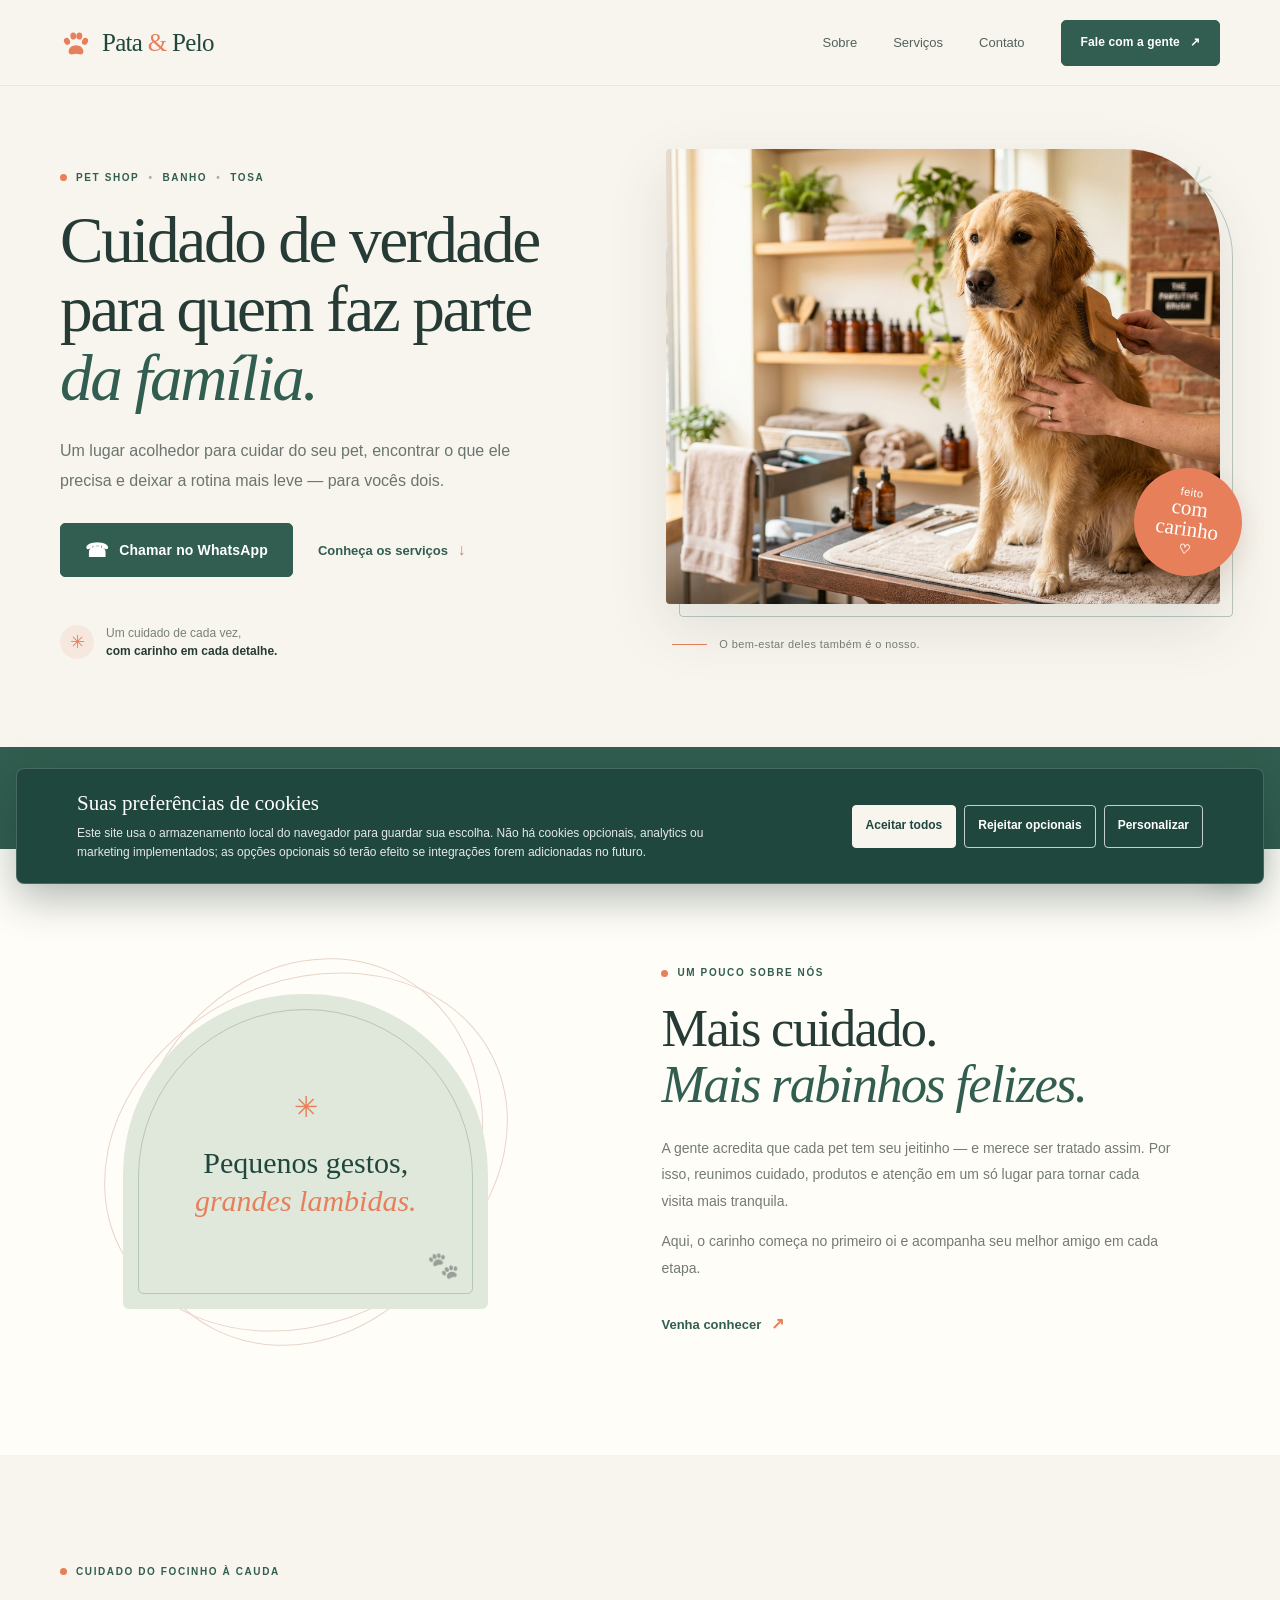
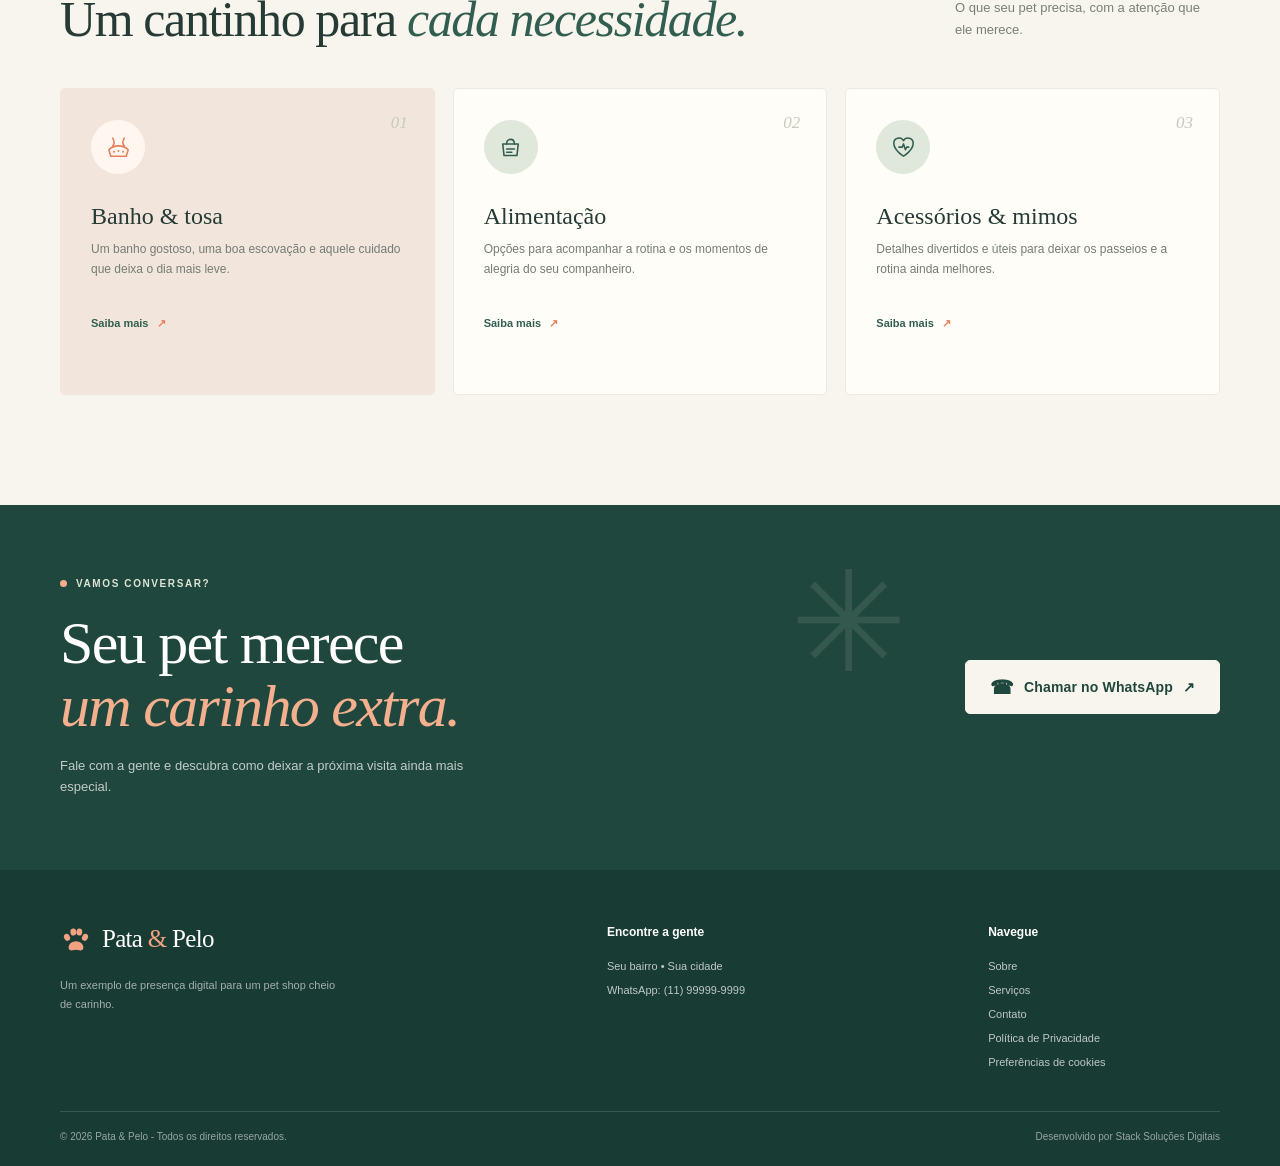
<file: index.html>
<!doctype html>
<html lang="pt-BR">
<head>
  <meta charset="utf-8">
  <meta name="viewport" content="width=device-width, initial-scale=1">
  <meta name="description" content="Um exemplo de site para pet shop, com apresentação, serviços e contato rápido pelo WhatsApp.">
  <meta name="theme-color" content="#f8f5ee">
  <title>Pata &amp; Pelo | Cuidado para quem faz parte da família</title>
  <link rel="preload" as="image" href="assets/petshop-hero.png" type="image/png">
  <link rel="stylesheet" href="styles.css">
  <script src="script.js" defer></script>
</head>
<body>
  <a class="skip-link" href="#conteudo">Pular para o conteúdo</a>
  <header class="site-header">
    <div class="container header-inner">
      <a class="brand" href="#inicio" aria-label="Pata & Pelo — início">
        <span class="brand-mark" aria-hidden="true">
          <svg viewBox="0 0 48 48" fill="none"><path d="M24 27.5c-5.9 0-11.1 4.4-11.1 9.1 0 3.4 2.7 5.3 6.5 4.4 1.7-.4 3-.9 4.6-.9s2.9.5 4.6.9c3.8.9 6.5-1 6.5-4.4 0-4.7-5.2-9.1-11.1-9.1Z" fill="currentColor"/><ellipse cx="10.5" cy="21.5" rx="4.4" ry="5.4" transform="rotate(-24 10.5 21.5)" fill="currentColor"/><ellipse cx="20" cy="13.5" rx="4.4" ry="5.4" transform="rotate(-8 20 13.5)" fill="currentColor"/><ellipse cx="29" cy="13.5" rx="4.4" ry="5.4" transform="rotate(8 29 13.5)" fill="currentColor"/><ellipse cx="37.5" cy="21.5" rx="4.4" ry="5.4" transform="rotate(24 37.5 21.5)" fill="currentColor"/></svg>
        </span>
        <span class="brand-name">Pata <i>&amp;</i> Pelo</span>
      </a>
      <button class="menu-toggle" type="button" aria-label="Abrir menu" aria-expanded="false" aria-controls="main-nav">
        <span></span><span></span>
      </button>
      <nav class="main-nav" id="main-nav" aria-label="Navegação principal">
        <a href="#sobre">Sobre</a>
        <a href="#servicos">Serviços</a>
        <a href="#contato">Contato</a>
        <a class="button button-small" href="https://wa.me/5511999999999?text=Ol%C3%A1%21%20Quero%20saber%20mais%20sobre%20o%20pet%20shop." target="_blank" rel="noopener">Fale com a gente <span aria-hidden="true">↗</span></a>
      </nav>
    </div>
  </header>

  <main id="conteudo" tabindex="-1">
    <section class="hero" id="inicio">
      <div class="container hero-grid">
        <div class="hero-copy">
          <p class="eyebrow"><span class="eyebrow-dot"></span> PET SHOP <span class="eyebrow-sep">•</span> BANHO <span class="eyebrow-sep">•</span> TOSA</p>
          <h1>Cuidado de verdade para quem faz parte <em>da família.</em></h1>
          <p class="hero-text">Um lugar acolhedor para cuidar do seu pet, encontrar o que ele precisa e deixar a rotina mais leve — para vocês dois.</p>
          <div class="hero-actions">
            <a class="button" href="https://wa.me/5511999999999?text=Ol%C3%A1%21%20Quero%20conhecer%20o%20pet%20shop." target="_blank" rel="noopener"><span class="wa-icon" aria-hidden="true">☎</span> Chamar no WhatsApp</a>
            <a class="text-link" href="#servicos">Conheça os serviços <span aria-hidden="true">↓</span></a>
          </div>
          <div class="hero-note"><span class="note-icon" aria-hidden="true">✳︎</span><span>Um cuidado de cada vez,<br><strong>com carinho em cada detalhe.</strong></span></div>
        </div>
        <div class="hero-visual">
          <div class="hero-image-wrap">
            <img class="hero-image" src="assets/petshop-hero.png" alt="Cão dourado recebendo carinho durante a escovação em um pet shop" width="1376" height="768" fetchpriority="high">
            <span class="image-stamp" aria-hidden="true"><span>feito</span><strong>com<br>carinho</strong><b>♡</b></span>
          </div>
          <div class="hero-caption"><span class="caption-line"></span><span>O bem-estar deles também é o nosso.</span></div>
        </div>
      </div>
      <div class="hero-decoration" aria-hidden="true">✳︎</div>
    </section>

    <section class="promise-strip" aria-label="O que você encontra">
      <div class="container promise-grid">
        <div class="promise-item"><span class="promise-icon" aria-hidden="true">01</span><div><strong>Banho &amp; tosa</strong><span>Um momento de cuidado</span></div></div>
        <div class="promise-item"><span class="promise-icon" aria-hidden="true">02</span><div><strong>Produtos pet</strong><span>Para o dia a dia</span></div></div>
        <div class="promise-item"><span class="promise-icon" aria-hidden="true">03</span><div><strong>Atendimento próximo</strong><span>Para você e seu companheiro</span></div></div>
      </div>
    </section>

    <section class="about section-pad" id="sobre">
      <div class="container about-grid">
        <div class="about-visual" aria-hidden="true">
          <div class="about-card"><span class="about-spark">✳︎</span><p>Pequenos gestos,<br><em>grandes lambidas.</em></p><span class="about-paw">🐾</span></div>
          <span class="about-orbit orbit-one"></span><span class="about-orbit orbit-two"></span>
        </div>
        <div class="about-copy">
          <p class="eyebrow"><span class="eyebrow-dot"></span> UM POUCO SOBRE NÓS</p>
          <h2>Mais cuidado.<br><em>Mais rabinhos felizes.</em></h2>
          <p class="body-copy">A gente acredita que cada pet tem seu jeitinho — e merece ser tratado assim. Por isso, reunimos cuidado, produtos e atenção em um só lugar para tornar cada visita mais tranquila.</p>
          <p class="body-copy">Aqui, o carinho começa no primeiro oi e acompanha seu melhor amigo em cada etapa.</p>
          <a class="text-link dark-link" href="#contato">Venha conhecer <span aria-hidden="true">↗</span></a>
        </div>
      </div>
    </section>

    <section class="services section-pad" id="servicos">
      <div class="container">
        <div class="section-heading">
          <div><p class="eyebrow"><span class="eyebrow-dot"></span> CUIDADO DO FOCINHO À CAUDA</p><h2>Um cantinho para <em>cada necessidade.</em></h2></div>
          <p class="heading-note">O que seu pet precisa, com a atenção que ele merece.</p>
        </div>
        <div class="service-grid">
          <article class="service-card service-card-featured">
            <span class="card-number">01</span><div class="service-icon" aria-hidden="true"><svg viewBox="0 0 48 48" fill="none"><path d="M15 11c3 5 3 9 0 12m18-12c-3 5-3 9 0 12M9 29c4-4 9-6 15-6s11 2 15 6l-3 10H12L9 29Z" stroke="currentColor" stroke-width="2.4" stroke-linecap="round" stroke-linejoin="round"/><path d="M17 32h.01M24 31h.01M31 32h.01" stroke="currentColor" stroke-width="3" stroke-linecap="round"/></svg></div>
            <h3>Banho &amp; tosa</h3><p>Um banho gostoso, uma boa escovação e aquele cuidado que deixa o dia mais leve.</p><a href="https://wa.me/5511999999999?text=Ol%C3%A1%21%20Tenho%20interesse%20em%20banho%20e%20tosa." target="_blank" rel="noopener">Saiba mais <span aria-hidden="true">↗</span></a>
          </article>
          <article class="service-card">
            <span class="card-number">02</span><div class="service-icon" aria-hidden="true"><svg viewBox="0 0 48 48" fill="none"><path d="M12 20h24l-2 18H14l-2-18Z" stroke="currentColor" stroke-width="2.4" stroke-linejoin="round"/><path d="M18 20c0-4 2.4-7 6-7s6 3 6 7M18 28h12M18 33h8" stroke="currentColor" stroke-width="2.4" stroke-linecap="round"/></svg></div>
            <h3>Alimentação</h3><p>Opções para acompanhar a rotina e os momentos de alegria do seu companheiro.</p><a href="https://wa.me/5511999999999?text=Ol%C3%A1%21%20Quero%20saber%20sobre%20alimenta%C3%A7%C3%A3o%20pet." target="_blank" rel="noopener">Saiba mais <span aria-hidden="true">↗</span></a>
          </article>
          <article class="service-card">
            <span class="card-number">03</span><div class="service-icon" aria-hidden="true"><svg viewBox="0 0 48 48" fill="none"><path d="M24 39s-15-9-15-20a8 8 0 0 1 15-4 8 8 0 0 1 15 4c0 11-15 20-15 20Z" stroke="currentColor" stroke-width="2.4" stroke-linejoin="round"/><path d="M17 25h5l2-5 3 9 2-4h3" stroke="currentColor" stroke-width="2.4" stroke-linecap="round" stroke-linejoin="round"/></svg></div>
            <h3>Acessórios &amp; mimos</h3><p>Detalhes divertidos e úteis para deixar os passeios e a rotina ainda melhores.</p><a href="https://wa.me/5511999999999?text=Ol%C3%A1%21%20Quero%20conhecer%20os%20acess%C3%B3rios%20e%20produtos." target="_blank" rel="noopener">Saiba mais <span aria-hidden="true">↗</span></a>
          </article>
    </section>

    <section class="contact-band" id="contato">
      <div class="container contact-inner">
        <div><p class="eyebrow light-eyebrow"><span class="eyebrow-dot"></span> VAMOS CONVERSAR?</p><h2>Seu pet merece<br><em>um carinho extra.</em></h2><p>Fale com a gente e descubra como deixar a próxima visita ainda mais especial.</p></div>
        <a class="button button-light" href="https://wa.me/5511999999999?text=Ol%C3%A1%21%20Quero%20saber%20mais%20sobre%20o%20pet%20shop." target="_blank" rel="noopener"><span class="wa-icon" aria-hidden="true">☎</span> Chamar no WhatsApp <span aria-hidden="true">↗</span></a>
        <span class="contact-doodle" aria-hidden="true">✳︎</span>
      </div>
    </section>
  </main>

  <footer class="site-footer">
    <div class="container footer-main">
      <div class="footer-brand"><a class="brand brand-light" href="#inicio"><span class="brand-mark" aria-hidden="true"><svg viewBox="0 0 48 48" fill="none"><path d="M24 27.5c-5.9 0-11.1 4.4-11.1 9.1 0 3.4 2.7 5.3 6.5 4.4 1.7-.4 3-.9 4.6-.9s2.9.5 4.6.9c3.8.9 6.5-1 6.5-4.4 0-4.7-5.2-9.1-11.1-9.1Z" fill="currentColor"/><ellipse cx="10.5" cy="21.5" rx="4.4" ry="5.4" transform="rotate(-24 10.5 21.5)" fill="currentColor"/><ellipse cx="20" cy="13.5" rx="4.4" ry="5.4" transform="rotate(-8 20 13.5)" fill="currentColor"/><ellipse cx="29" cy="13.5" rx="4.4" ry="5.4" transform="rotate(8 29 13.5)" fill="currentColor"/><ellipse cx="37.5" cy="21.5" rx="4.4" ry="5.4" transform="rotate(24 37.5 21.5)" fill="currentColor"/></svg></span><span class="brand-name">Pata <i>&amp;</i> Pelo</span></a><p>Um exemplo de presença digital para um pet shop cheio de carinho.</p></div>
      <div class="footer-info"><strong>Encontre a gente</strong><span>Seu bairro • Sua cidade</span><span>WhatsApp: (11) 99999-9999</span></div>
      <div class="footer-links"><strong>Navegue</strong><a href="#sobre">Sobre</a><a href="#servicos">Serviços</a><a href="#contato">Contato</a><a href="politica-privacidade.html">Política de Privacidade</a><button class="footer-preferences" type="button" data-open-cookie-preferences>Preferências de cookies</button></div>
    </div>
    <div class="container footer-bottom"><span>© <span id="current-year"></span> Pata &amp; Pelo - Todos os direitos reservados.</span><span class="demo-disclaimer">Desenvolvido por <a href="https://www.soustack.com.br/">Stack Soluções Digitais</a></span></div>
  </footer>

  <a class="floating-contact" href="https://wa.me/5511999999999?text=Ol%C3%A1%21%20Quero%20saber%20mais%20sobre%20o%20pet%20shop." target="_blank" rel="noopener" aria-label="Falar pelo WhatsApp"><span aria-hidden="true">☎</span></a>

  <section class="cookie-banner" id="cookie-banner" aria-labelledby="cookie-banner-title" aria-describedby="cookie-banner-description" hidden>
    <div class="cookie-banner-copy">
      <h2 id="cookie-banner-title">Suas preferências de cookies</h2>
      <p id="cookie-banner-description">Este site usa o armazenamento local do navegador para guardar sua escolha. Não há cookies opcionais, analytics ou marketing implementados; as opções opcionais só terão efeito se integrações forem adicionadas no futuro.</p>
      <p class="cookie-status" id="cookie-status" role="status" aria-live="polite"></p>
    </div>
    <div class="cookie-banner-actions">
      <button class="cookie-button cookie-button-primary" type="button" data-cookie-choice="accept">Aceitar todos</button>
      <button class="cookie-button" type="button" data-cookie-choice="reject">Rejeitar opcionais</button>
      <button class="cookie-button" type="button" data-open-cookie-preferences>Personalizar</button>
    </div>
  </section>

  <dialog class="cookie-dialog" id="cookie-preferences" aria-labelledby="cookie-dialog-title" aria-describedby="cookie-dialog-description">
    <form class="cookie-dialog-content" id="cookie-preferences-form">
      <h2 id="cookie-dialog-title">Personalizar preferências</h2>
      <p id="cookie-dialog-description">Escolha suas categorias opcionais. Neste momento, este site não carrega tecnologias analíticas nem de marketing.</p>
      <p class="cookie-status" id="cookie-dialog-status" role="status" aria-live="polite"></p>
      <fieldset class="cookie-categories">
        <legend>Categorias de cookies</legend>
        <label class="cookie-category">
          <input type="checkbox" checked disabled>
          <span><strong>Estritamente necessários</strong><small>Usados para salvar e respeitar sua escolha. Sempre ativos.</small></span>
          <span class="cookie-always-on">Sempre ativo</span>
        </label>
        <label class="cookie-category">
          <input type="checkbox" name="analytics">
          <span><strong>Analíticos</strong><small>Reservado para integrações futuras; nenhuma está ativa.</small></span>
        </label>
        <label class="cookie-category">
          <input type="checkbox" name="marketing">
          <span><strong>Marketing</strong><small>Reservado para integrações futuras; nenhuma está ativa.</small></span>
        </label>
      </fieldset>
      <div class="cookie-dialog-actions">
        <button class="cookie-button" type="button" data-close-cookie-preferences>Cancelar</button>
        <button class="cookie-button cookie-button-primary" type="submit">Salvar preferências</button>
      </div>
    </form>
  </dialog>
</body>
</html>
</file>
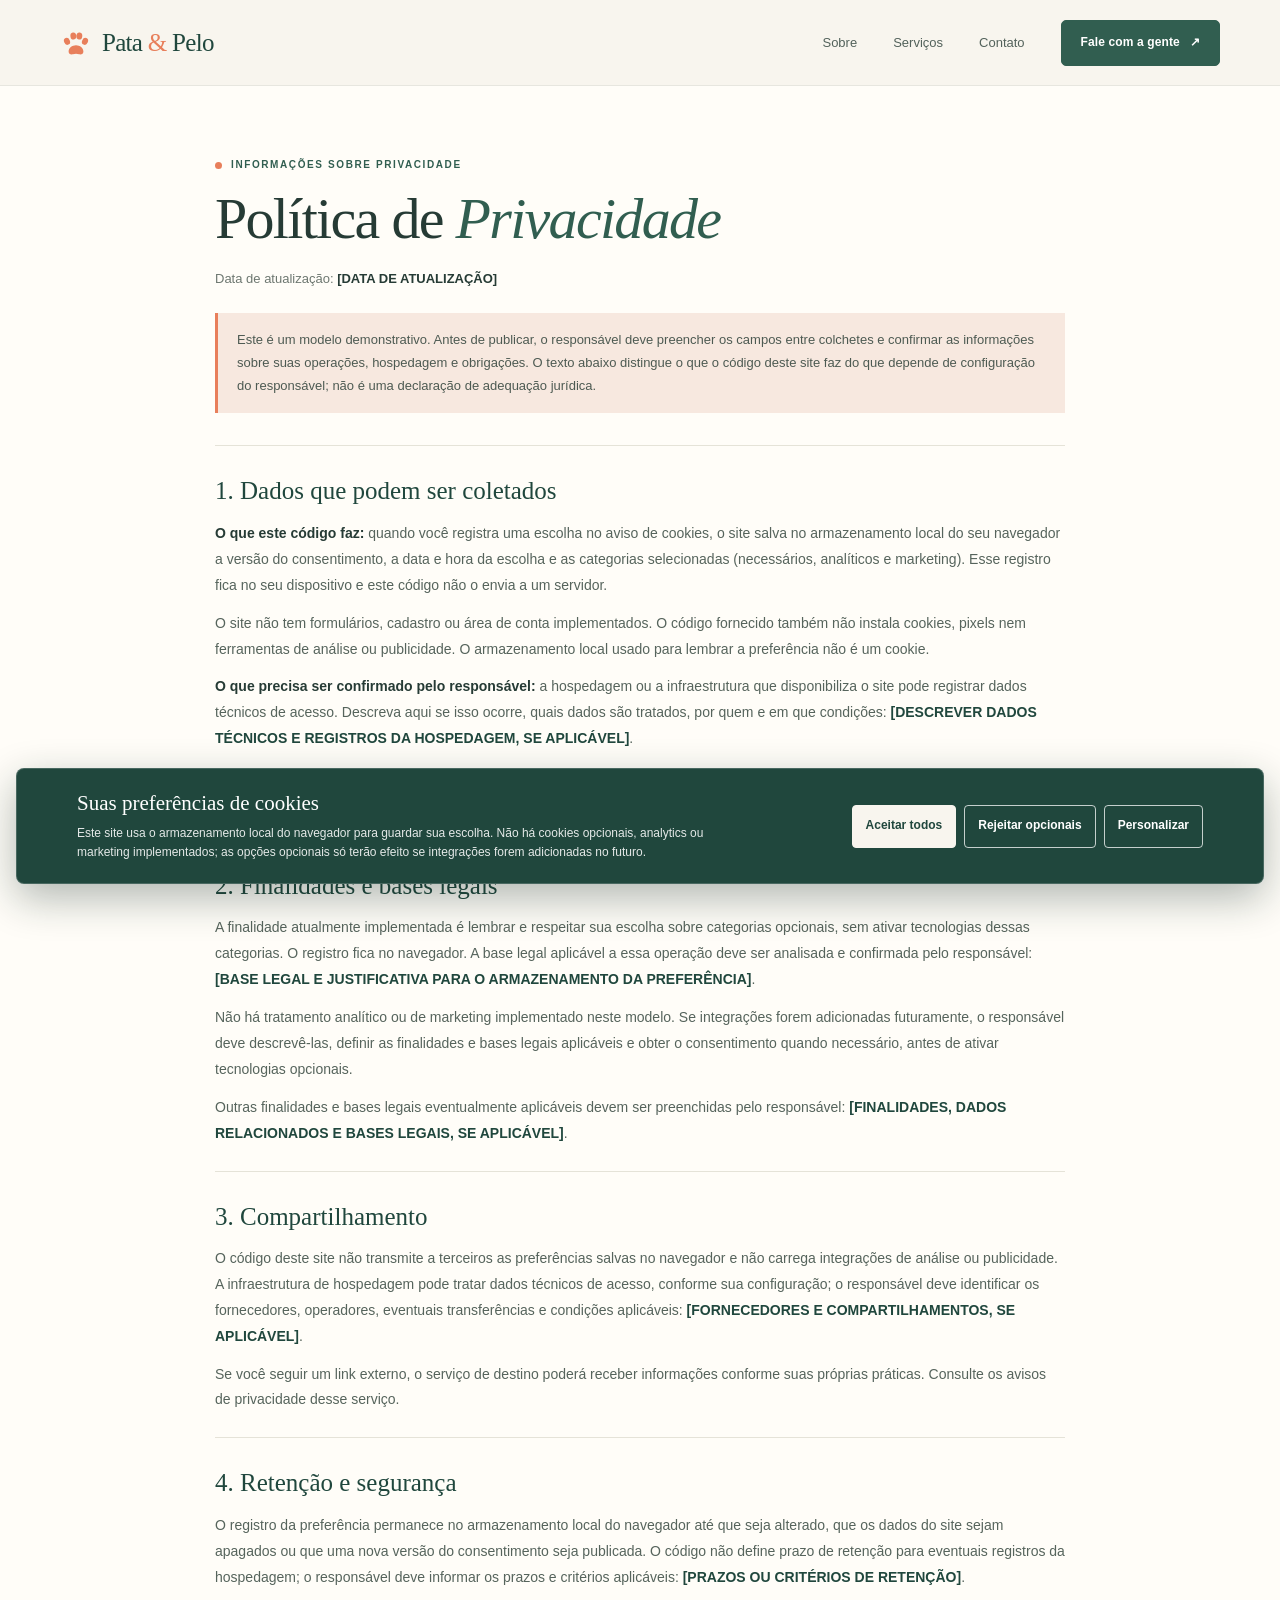
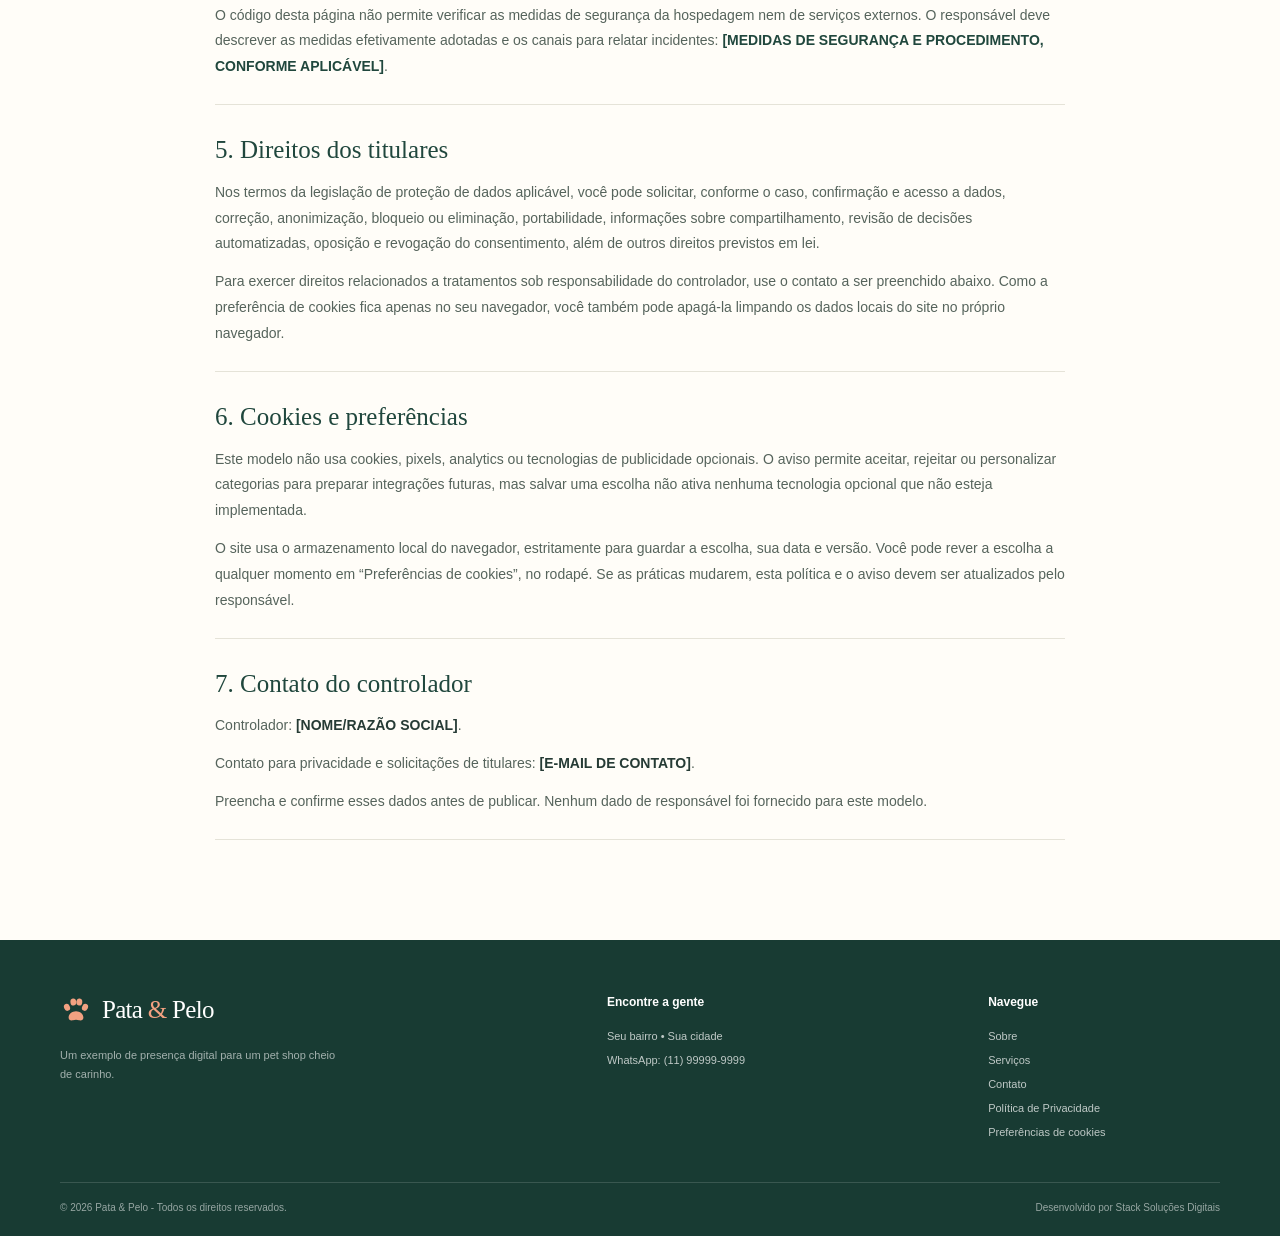
<file: politica-privacidade.html>
<!doctype html>
<html lang="pt-BR">
<head>
  <meta charset="utf-8">
  <meta name="viewport" content="width=device-width, initial-scale=1">
  <meta name="description" content="Política de privacidade demonstrativa do site Pata & Pelo.">
  <meta name="theme-color" content="#f8f5ee">
  <title>Política de Privacidade | Pata &amp; Pelo</title>
  <link rel="stylesheet" href="styles.css">
  <script src="script.js" defer></script>
</head>
<body>
  <a class="skip-link" href="#conteudo">Pular para o conteúdo</a>
  <header class="site-header">
    <div class="container header-inner">
      <a class="brand" href="index.html#inicio" aria-label="Pata & Pelo — início">
        <span class="brand-mark" aria-hidden="true">
          <svg viewBox="0 0 48 48" fill="none"><path d="M24 27.5c-5.9 0-11.1 4.4-11.1 9.1 0 3.4 2.7 5.3 6.5 4.4 1.7-.4 3-.9 4.6-.9s2.9.5 4.6.9c3.8.9 6.5-1 6.5-4.4 0-4.7-5.2-9.1-11.1-9.1Z" fill="currentColor"/><ellipse cx="10.5" cy="21.5" rx="4.4" ry="5.4" transform="rotate(-24 10.5 21.5)" fill="currentColor"/><ellipse cx="20" cy="13.5" rx="4.4" ry="5.4" transform="rotate(-8 20 13.5)" fill="currentColor"/><ellipse cx="29" cy="13.5" rx="4.4" ry="5.4" transform="rotate(8 29 13.5)" fill="currentColor"/><ellipse cx="37.5" cy="21.5" rx="4.4" ry="5.4" transform="rotate(24 37.5 21.5)" fill="currentColor"/></svg>
        </span>
        <span class="brand-name">Pata <i>&amp;</i> Pelo</span>
      </a>
      <button class="menu-toggle" type="button" aria-label="Abrir menu" aria-expanded="false" aria-controls="main-nav">
        <span></span><span></span>
      </button>
      <nav class="main-nav" id="main-nav" aria-label="Navegação principal">
        <a href="index.html#sobre">Sobre</a>
        <a href="index.html#servicos">Serviços</a>
        <a href="index.html#contato">Contato</a>
        <a class="button button-small" href="https://wa.me/5511999999999?text=Ol%C3%A1%21%20Quero%20saber%20mais%20sobre%20o%20pet%20shop." target="_blank" rel="noopener">Fale com a gente <span aria-hidden="true">↗</span></a>
      </nav>
    </div>
  </header>

  <main class="policy-main" id="conteudo" tabindex="-1">
    <article class="container policy-content">
      <header class="policy-heading">
        <p class="eyebrow"><span class="eyebrow-dot"></span> INFORMAÇÕES SOBRE PRIVACIDADE</p>
        <h1>Política de <em>Privacidade</em></h1>
        <p class="policy-updated">Data de atualização: <strong>[DATA DE ATUALIZAÇÃO]</strong></p>
        <p class="policy-notice">Este é um modelo demonstrativo. Antes de publicar, o responsável deve preencher os campos entre colchetes e confirmar as informações sobre suas operações, hospedagem e obrigações. O texto abaixo distingue o que o código deste site faz do que depende de configuração do responsável; não é uma declaração de adequação jurídica.</p>
      </header>

      <section class="policy-section" aria-labelledby="policy-data">
        <h2 id="policy-data">1. Dados que podem ser coletados</h2>
        <p><strong>O que este código faz:</strong> quando você registra uma escolha no aviso de cookies, o site salva no armazenamento local do seu navegador a versão do consentimento, a data e hora da escolha e as categorias selecionadas (necessários, analíticos e marketing). Esse registro fica no seu dispositivo e este código não o envia a um servidor.</p>
        <p>O site não tem formulários, cadastro ou área de conta implementados. O código fornecido também não instala cookies, pixels nem ferramentas de análise ou publicidade. O armazenamento local usado para lembrar a preferência não é um cookie.</p>
        <p><strong>O que precisa ser confirmado pelo responsável:</strong> a hospedagem ou a infraestrutura que disponibiliza o site pode registrar dados técnicos de acesso. Descreva aqui se isso ocorre, quais dados são tratados, por quem e em que condições: <span class="policy-placeholder">[DESCREVER DADOS TÉCNICOS E REGISTROS DA HOSPEDAGEM, SE APLICÁVEL]</span>.</p>
        <p>Os links para serviços externos, como o WhatsApp, só são acessados se você clicar neles. Ao sair do site, o tratamento feito pelo serviço externo segue as políticas próprias desse serviço.</p>
      </section>

      <section class="policy-section" aria-labelledby="policy-purpose">
        <h2 id="policy-purpose">2. Finalidades e bases legais</h2>
        <p>A finalidade atualmente implementada é lembrar e respeitar sua escolha sobre categorias opcionais, sem ativar tecnologias dessas categorias. O registro fica no navegador. A base legal aplicável a essa operação deve ser analisada e confirmada pelo responsável: <span class="policy-placeholder">[BASE LEGAL E JUSTIFICATIVA PARA O ARMAZENAMENTO DA PREFERÊNCIA]</span>.</p>
        <p>Não há tratamento analítico ou de marketing implementado neste modelo. Se integrações forem adicionadas futuramente, o responsável deve descrevê-las, definir as finalidades e bases legais aplicáveis e obter o consentimento quando necessário, antes de ativar tecnologias opcionais.</p>
        <p>Outras finalidades e bases legais eventualmente aplicáveis devem ser preenchidas pelo responsável: <span class="policy-placeholder">[FINALIDADES, DADOS RELACIONADOS E BASES LEGAIS, SE APLICÁVEL]</span>.</p>
      </section>

      <section class="policy-section" aria-labelledby="policy-sharing">
        <h2 id="policy-sharing">3. Compartilhamento</h2>
        <p>O código deste site não transmite a terceiros as preferências salvas no navegador e não carrega integrações de análise ou publicidade. A infraestrutura de hospedagem pode tratar dados técnicos de acesso, conforme sua configuração; o responsável deve identificar os fornecedores, operadores, eventuais transferências e condições aplicáveis: <span class="policy-placeholder">[FORNECEDORES E COMPARTILHAMENTOS, SE APLICÁVEL]</span>.</p>
        <p>Se você seguir um link externo, o serviço de destino poderá receber informações conforme suas próprias práticas. Consulte os avisos de privacidade desse serviço.</p>
      </section>

      <section class="policy-section" aria-labelledby="policy-retention">
        <h2 id="policy-retention">4. Retenção e segurança</h2>
        <p>O registro da preferência permanece no armazenamento local do navegador até que seja alterado, que os dados do site sejam apagados ou que uma nova versão do consentimento seja publicada. O código não define prazo de retenção para eventuais registros da hospedagem; o responsável deve informar os prazos e critérios aplicáveis: <span class="policy-placeholder">[PRAZOS OU CRITÉRIOS DE RETENÇÃO]</span>.</p>
        <p>O código desta página não permite verificar as medidas de segurança da hospedagem nem de serviços externos. O responsável deve descrever as medidas efetivamente adotadas e os canais para relatar incidentes: <span class="policy-placeholder">[MEDIDAS DE SEGURANÇA E PROCEDIMENTO, CONFORME APLICÁVEL]</span>.</p>
      </section>

      <section class="policy-section" aria-labelledby="policy-rights">
        <h2 id="policy-rights">5. Direitos dos titulares</h2>
        <p>Nos termos da legislação de proteção de dados aplicável, você pode solicitar, conforme o caso, confirmação e acesso a dados, correção, anonimização, bloqueio ou eliminação, portabilidade, informações sobre compartilhamento, revisão de decisões automatizadas, oposição e revogação do consentimento, além de outros direitos previstos em lei.</p>
        <p>Para exercer direitos relacionados a tratamentos sob responsabilidade do controlador, use o contato a ser preenchido abaixo. Como a preferência de cookies fica apenas no seu navegador, você também pode apagá-la limpando os dados locais do site no próprio navegador.</p>
      </section>

      <section class="policy-section" aria-labelledby="policy-cookies">
        <h2 id="policy-cookies">6. Cookies e preferências</h2>
        <p>Este modelo não usa cookies, pixels, analytics ou tecnologias de publicidade opcionais. O aviso permite aceitar, rejeitar ou personalizar categorias para preparar integrações futuras, mas salvar uma escolha não ativa nenhuma tecnologia opcional que não esteja implementada.</p>
        <p>O site usa o armazenamento local do navegador, estritamente para guardar a escolha, sua data e versão. Você pode rever a escolha a qualquer momento em “Preferências de cookies”, no rodapé. Se as práticas mudarem, esta política e o aviso devem ser atualizados pelo responsável.</p>
      </section>

      <section class="policy-section" aria-labelledby="policy-contact">
        <h2 id="policy-contact">7. Contato do controlador</h2>
        <p>Controlador: <strong>[NOME/RAZÃO SOCIAL]</strong>.</p>
        <p>Contato para privacidade e solicitações de titulares: <strong>[E-MAIL DE CONTATO]</strong>.</p>
        <p>Preencha e confirme esses dados antes de publicar. Nenhum dado de responsável foi fornecido para este modelo.</p>
      </section>
    </article>
  </main>

  <footer class="site-footer">
    <div class="container footer-main">
      <div class="footer-brand"><a class="brand brand-light" href="index.html#inicio"><span class="brand-mark" aria-hidden="true"><svg viewBox="0 0 48 48" fill="none"><path d="M24 27.5c-5.9 0-11.1 4.4-11.1 9.1 0 3.4 2.7 5.3 6.5 4.4 1.7-.4 3-.9 4.6-.9s2.9.5 4.6.9c3.8.9 6.5-1 6.5-4.4 0-4.7-5.2-9.1-11.1-9.1Z" fill="currentColor"/><ellipse cx="10.5" cy="21.5" rx="4.4" ry="5.4" transform="rotate(-24 10.5 21.5)" fill="currentColor"/><ellipse cx="20" cy="13.5" rx="4.4" ry="5.4" transform="rotate(-8 20 13.5)" fill="currentColor"/><ellipse cx="29" cy="13.5" rx="4.4" ry="5.4" transform="rotate(8 29 13.5)" fill="currentColor"/><ellipse cx="37.5" cy="21.5" rx="4.4" ry="5.4" transform="rotate(24 37.5 21.5)" fill="currentColor"/></svg></span><span class="brand-name">Pata <i>&amp;</i> Pelo</span></a><p>Um exemplo de presença digital para um pet shop cheio de carinho.</p></div>
      <div class="footer-info"><strong>Encontre a gente</strong><span>Seu bairro • Sua cidade</span><span>WhatsApp: (11) 99999-9999</span></div>
      <div class="footer-links"><strong>Navegue</strong><a href="index.html#sobre">Sobre</a><a href="index.html#servicos">Serviços</a><a href="index.html#contato">Contato</a><a href="politica-privacidade.html" aria-current="page">Política de Privacidade</a><button class="footer-preferences" type="button" data-open-cookie-preferences>Preferências de cookies</button></div>
    </div>
    <div class="container footer-bottom"><span>© <span id="current-year"></span> Pata &amp; Pelo - Todos os direitos reservados.</span><span class="demo-disclaimer">Desenvolvido por <a href="https://www.soustack.com.br/">Stack Soluções Digitais</a></span></div>
  </footer>

  <section class="cookie-banner" id="cookie-banner" aria-labelledby="cookie-banner-title" aria-describedby="cookie-banner-description" hidden>
    <div class="cookie-banner-copy">
      <h2 id="cookie-banner-title">Suas preferências de cookies</h2>
      <p id="cookie-banner-description">Este site usa o armazenamento local do navegador para guardar sua escolha. Não há cookies opcionais, analytics ou marketing implementados; as opções opcionais só terão efeito se integrações forem adicionadas no futuro.</p>
      <p class="cookie-status" id="cookie-status" role="status" aria-live="polite"></p>
    </div>
    <div class="cookie-banner-actions">
      <button class="cookie-button cookie-button-primary" type="button" data-cookie-choice="accept">Aceitar todos</button>
      <button class="cookie-button" type="button" data-cookie-choice="reject">Rejeitar opcionais</button>
      <button class="cookie-button" type="button" data-open-cookie-preferences>Personalizar</button>
    </div>
  </section>

  <dialog class="cookie-dialog" id="cookie-preferences" aria-labelledby="cookie-dialog-title" aria-describedby="cookie-dialog-description">
    <form class="cookie-dialog-content" id="cookie-preferences-form">
      <h2 id="cookie-dialog-title">Personalizar preferências</h2>
      <p id="cookie-dialog-description">Escolha suas categorias opcionais. Neste momento, este site não carrega tecnologias analíticas nem de marketing.</p>
      <p class="cookie-status" id="cookie-dialog-status" role="status" aria-live="polite"></p>
      <fieldset class="cookie-categories">
        <legend>Categorias de cookies</legend>
        <label class="cookie-category">
          <input type="checkbox" checked disabled>
          <span><strong>Estritamente necessários</strong><small>Usados para salvar e respeitar sua escolha. Sempre ativos.</small></span>
          <span class="cookie-always-on">Sempre ativo</span>
        </label>
        <label class="cookie-category">
          <input type="checkbox" name="analytics">
          <span><strong>Analíticos</strong><small>Reservado para integrações futuras; nenhuma está ativa.</small></span>
        </label>
        <label class="cookie-category">
          <input type="checkbox" name="marketing">
          <span><strong>Marketing</strong><small>Reservado para integrações futuras; nenhuma está ativa.</small></span>
        </label>
      </fieldset>
      <div class="cookie-dialog-actions">
        <button class="cookie-button" type="button" data-close-cookie-preferences>Cancelar</button>
        <button class="cookie-button cookie-button-primary" type="submit">Salvar preferências</button>
      </div>
    </form>
  </dialog>
</body>
</html>
</file>
<file: styles.css>
@charset "UTF-8";
:root{--cream:#f8f5ee;--paper:#fffdf8;--ink:#263b35;--green:#315e50;--green-dark:#20473d;--sage:#dfe8da;--coral:#e87f5b;--coral-soft:#f7e8df;--muted:#6d7770;--line:#e5e3d8;--serif:Georgia,"Times New Roman",serif;--sans:"Avenir Next",Avenir,"Segoe UI",sans-serif;--container:1160px;--shadow:0 22px 60px rgba(39,59,52,.12)}
*{box-sizing:border-box}html{scroll-behavior:smooth;scroll-padding-top:100px}body{margin:0;background:var(--cream);color:var(--ink);font-family:var(--sans);font-size:16px;line-height:1.65;-webkit-font-smoothing:antialiased}img{display:block;max-width:100%}a{color:inherit;text-decoration:none}button{font:inherit}.container{width:min(var(--container),calc(100% - 64px));margin-inline:auto}.skip-link{position:absolute;left:12px;top:-60px;background:var(--ink);color:white;padding:10px 16px;z-index:100}.skip-link:focus{top:12px}.site-header{height:86px;background:rgba(248,245,238,.96);border-bottom:1px solid rgba(38,59,53,.08);position:sticky;top:0;z-index:20;backdrop-filter:blur(14px)}.header-inner{height:100%;display:flex;align-items:center;justify-content:space-between}.brand{display:inline-flex;align-items:center;gap:10px;color:var(--green-dark)}.brand-mark{width:32px;height:32px;display:grid;place-items:center;color:var(--coral)}.brand-mark svg{width:100%;height:100%}.brand-name{font:500 25px/1 var(--serif);letter-spacing:-.7px}.brand-name i{color:var(--coral);font-style:normal}.main-nav{display:flex;align-items:center;gap:36px}.main-nav>a:not(.button){font-size:13px;color:#53625b;transition:color .2s}.main-nav>a:not(.button):hover,.text-link:hover{color:var(--coral)}.button{min-height:54px;padding:0 24px;display:inline-flex;align-items:center;justify-content:center;gap:10px;border:1px solid var(--green);border-radius:5px;background:var(--green);color:#fff;font-size:14px;font-weight:650;letter-spacing:.01em;transition:transform .2s,background .2s,border-color .2s}.button:hover{background:var(--green-dark);border-color:var(--green-dark);transform:translateY(-2px)}.button-small{min-height:46px;padding-inline:19px;font-size:12px}.button-light{background:var(--cream);border-color:var(--cream);color:var(--green-dark)}.button-light:hover{background:#fff;border-color:#fff}.wa-icon{font-size:19px;line-height:1}.menu-toggle{display:none}
.hero{min-height:635px;position:relative;overflow:hidden;padding:63px 0 72px;background:var(--cream)}.hero-grid{display:grid;grid-template-columns:.94fr 1.06fr;align-items:center;gap:70px;position:relative;z-index:1}.hero-copy{padding:7px 0 0}.eyebrow{display:flex;align-items:center;gap:9px;margin:0 0 21px;color:var(--green);font-size:10px;line-height:1.4;font-weight:750;letter-spacing:.16em}.eyebrow-dot{width:7px;height:7px;background:var(--coral);border-radius:50%;display:inline-block}.eyebrow-sep{color:#aab1a6}.hero h1,.about h2,.section-heading h2,.contact-inner h2{margin:0;font:500 clamp(44px,5.1vw,68px)/1.06 var(--serif);letter-spacing:-2.4px;color:var(--ink)}h1 em,h2 em{font-weight:400;color:var(--green);font-style:italic}.hero-text{max-width:465px;margin:23px 0 28px;color:#69756e;font-size:16px;line-height:1.85}.hero-actions{display:flex;align-items:center;gap:25px;flex-wrap:wrap}.text-link{font-size:13px;font-weight:650;color:var(--green);transition:color .2s}.text-link span{margin-left:6px;color:var(--coral);font-size:16px}.hero-note{display:flex;align-items:center;gap:12px;margin-top:47px;color:#788078;font-size:12px;line-height:1.5}.hero-note strong{color:var(--ink);font-weight:600}.note-icon{width:34px;height:34px;display:grid;place-items:center;border-radius:50%;background:var(--coral-soft);color:var(--coral);font-size:18px}.hero-visual{position:relative;padding:0 0 22px 24px}.hero-image-wrap{position:relative;border-radius:4px 95px 4px 4px;overflow:visible}.hero-image{width:100%;height:455px;object-fit:cover;object-position:55% 45%;border-radius:4px 95px 4px 4px;box-shadow:var(--shadow)}.hero-image-wrap:after{content:"";position:absolute;inset:13px -13px -13px 13px;border:1px solid rgba(49,94,80,.3);border-radius:4px 95px 4px 4px;z-index:-1}.image-stamp{position:absolute;right:-22px;bottom:28px;width:108px;height:108px;display:flex;flex-direction:column;align-items:center;justify-content:center;border-radius:50%;background:var(--coral);color:white;text-align:center;line-height:1.12;transform:rotate(8deg);box-shadow:0 10px 26px rgba(128,71,47,.18)}.image-stamp span{font-size:11px;letter-spacing:.04em}.image-stamp strong{font:500 21px/1 var(--serif)}.image-stamp b{font-size:13px;margin-top:3px}.hero-caption{display:flex;align-items:center;gap:12px;margin:31px 0 0 6px;color:#748078;font-size:11px;letter-spacing:.035em}.caption-line{height:1px;width:35px;background:var(--coral)}.hero-decoration{position:absolute;right:5%;top:56px;color:var(--sage);font-size:54px;transform:rotate(18deg)}
.promise-strip{background:var(--green);color:white;padding:24px 0}.promise-grid{display:grid;grid-template-columns:repeat(3,1fr)}.promise-item{display:flex;align-items:center;gap:15px;padding:7px 28px;border-right:1px solid rgba(255,255,255,.17)}.promise-item:first-child{padding-left:0}.promise-item:last-child{border:0}.promise-icon{font:italic 20px var(--serif);color:#f3ad8d}.promise-item div{display:flex;flex-direction:column}.promise-item strong{font-size:13px;font-weight:650}.promise-item div span{font-size:11px;color:rgba(255,255,255,.7)}
.section-pad{padding:110px 0}.about{background:var(--paper);position:relative;overflow:hidden}.about-grid{display:grid;grid-template-columns:.88fr 1fr;align-items:center;gap:110px}.about-visual{min-height:386px;position:relative;display:grid;place-items:center}.about-card{width:min(365px,100%);height:315px;position:relative;display:flex;flex-direction:column;align-items:center;justify-content:center;text-align:center;background:var(--sage);border-radius:180px 180px 6px 6px;z-index:1}.about-card:before{content:"";position:absolute;inset:15px;border:1px solid rgba(49,94,80,.24);border-radius:inherit}.about-card p{margin:12px 0 0;font:500 30px/1.25 var(--serif);color:var(--green-dark)}.about-card p em{color:var(--coral);font-weight:400}.about-spark{font-size:29px;color:var(--coral)}.about-paw{position:absolute;right:29px;bottom:22px;font-size:26px;filter:grayscale(1);opacity:.54}.about-orbit{position:absolute;border:1px solid #e9d4c9;border-radius:50%;z-index:0}.orbit-one{width:420px;height:340px;transform:rotate(-28deg)}.orbit-two{width:340px;height:400px;transform:rotate(28deg)}.about-copy{max-width:510px}.about h2{font-size:clamp(39px,4.1vw,53px);letter-spacing:-1.7px;margin-bottom:22px}.body-copy{color:#737b73;font-size:14px;line-height:1.9;margin:0 0 14px}.dark-link{display:inline-block;margin-top:15px}
.services{background:var(--cream)}.section-heading{display:flex;justify-content:space-between;align-items:end;gap:40px;margin-bottom:42px}.section-heading .eyebrow{margin-bottom:14px}.section-heading h2{font-size:clamp(38px,4vw,50px);letter-spacing:-1.4px}.heading-note{max-width:260px;margin:0 5px 5px 0;color:#788078;font-size:13px;line-height:1.7}.service-grid{display:grid;grid-template-columns:repeat(3,1fr);gap:18px}.service-card{position:relative;min-height:307px;padding:31px 30px 27px;background:var(--paper);border:1px solid #ece9df;border-radius:5px;transition:transform .25s,box-shadow .25s}.service-card:hover{transform:translateY(-5px);box-shadow:var(--shadow)}.service-card-featured{background:#f2e6dc;border-color:#f2e6dc}.card-number{position:absolute;top:24px;right:26px;color:#c7c9bd;font:italic 17px var(--serif)}.service-icon{width:54px;height:54px;display:grid;place-items:center;margin-bottom:28px;border-radius:50%;background:var(--sage);color:var(--green)}.service-card-featured .service-icon{background:#fff6ef;color:var(--coral)}.service-icon svg{width:31px;height:31px}.service-card h3{margin:0 0 8px;font:500 24px/1.2 var(--serif);color:var(--ink)}.service-card p{min-height:53px;margin:0 0 17px;color:#747c74;font-size:12px;line-height:1.7}.service-card>a{font-size:11px;font-weight:700;color:var(--green)}.service-card>a span{margin-left:5px;color:var(--coral)}.template-note{margin:21px 0 0;color:#7d847d;font-size:10px;font-style:italic}
.contact-band{position:relative;overflow:hidden;padding:72px 0;background:var(--green-dark);color:white}.contact-inner{display:flex;align-items:center;justify-content:space-between;gap:50px;position:relative;z-index:1}.light-eyebrow{color:#dce4d5}.light-eyebrow .eyebrow-dot{background:#f3ad8d}.contact-inner h2{font-size:clamp(42px,5vw,60px);color:white;letter-spacing:-1.7px}.contact-inner h2 em{color:#f4b08e}.contact-inner p:not(.eyebrow){max-width:430px;margin:16px 0 0;color:rgba(255,255,255,.72);font-size:13px}.contact-doodle{position:absolute;right:27%;top:-24px;color:rgba(255,255,255,.09);font-size:140px;line-height:1;pointer-events:none}
.site-footer{background:#183b33;color:rgba(255,255,255,.72)}.footer-main{display:grid;grid-template-columns:1.5fr 1fr .7fr;gap:50px;padding:53px 0 40px}.brand-light{color:#fff}.brand-light .brand-name i{color:#f2a181}.brand-light .brand-mark{color:#f2a181}.footer-brand p{max-width:290px;margin:13px 0 0;font-size:11px;line-height:1.7;color:rgba(255,255,255,.6)}.footer-info,.footer-links{display:flex;flex-direction:column;align-items:flex-start;gap:6px;font-size:11px}.footer-info strong,.footer-links strong{margin-bottom:8px;color:#fff;font-size:12px}.footer-links a:hover{color:#f2a181}.footer-bottom{display:flex;justify-content:space-between;gap:20px;padding:17px 0 20px;border-top:1px solid rgba(255,255,255,.14);font-size:10px;color:rgba(255,255,255,.55)}.demo-disclaimer{color:inherit}.floating-contact{position:fixed;right:23px;bottom:22px;z-index:15;width:54px;height:54px;display:grid;place-items:center;border-radius:50%;background:#29b765;color:white;font-size:28px;box-shadow:0 7px 24px rgba(22,66,47,.25);transition:transform .2s}.floating-contact:hover{transform:translateY(-4px)}
:focus-visible{outline:3px solid #e87f5b;outline-offset:4px}
@media(max-width:960px){.container{width:min(var(--container),calc(100% - 44px))}.hero-grid{gap:38px}.hero-image{height:410px}.about-grid{gap:55px}.promise-item{padding-inline:18px}.service-card{padding-inline:23px}}
@media(max-width:700px){html{scroll-padding-top:75px}.container{width:calc(100% - 40px)}.site-header{height:72px}.brand-name{font-size:23px}.brand-mark{width:29px;height:29px}.menu-toggle{width:44px;height:44px;display:flex;flex-direction:column;justify-content:center;align-items:center;gap:6px;border:1px solid #d8ddd4;border-radius:4px;background:transparent;color:var(--green);cursor:pointer}.menu-toggle span{width:18px;height:1.5px;background:currentColor;transition:transform .2s}.menu-toggle[aria-expanded="true"] span:first-child{transform:translateY(3.75px) rotate(45deg)}.menu-toggle[aria-expanded="true"] span:last-child{transform:translateY(-3.75px) rotate(-45deg)}.main-nav{position:absolute;top:71px;left:0;right:0;display:flex;flex-direction:column;align-items:stretch;gap:0;padding:7px 20px 20px;background:var(--cream);border-bottom:1px solid var(--line);box-shadow:0 16px 24px rgba(28,56,45,.08);opacity:0;visibility:hidden;transform:translateY(-8px);transition:opacity .2s,transform .2s,visibility .2s}.main-nav.is-open{opacity:1;visibility:visible;transform:translateY(0)}.main-nav>a:not(.button){padding:12px 4px;border-bottom:1px solid var(--line);font-size:14px}.main-nav .button{margin-top:14px}.hero{padding:52px 0 47px;min-height:0}.hero-grid{grid-template-columns:1fr;gap:35px}.hero-copy{padding:0}.eyebrow{font-size:9px;letter-spacing:.14em;margin-bottom:17px}.hero h1{max-width:520px;font-size:clamp(43px,11vw,58px);letter-spacing:-1.8px}.hero-text{margin:18px 0 23px;font-size:14px;line-height:1.8}.hero-actions{gap:18px}.button{min-height:51px;padding-inline:18px;font-size:13px}.text-link{font-size:12px}.hero-note{margin-top:27px}.hero-visual{padding:0 9px 16px 0}.hero-image{height:clamp(255px,73vw,370px);border-radius:4px 68px 4px 4px;object-position:55% center}.hero-image-wrap{border-radius:4px 68px 4px 4px}.hero-image-wrap:after{inset:9px -9px -9px 9px;border-radius:4px 68px 4px 4px}.image-stamp{width:87px;height:87px;right:-12px;bottom:19px}.image-stamp strong{font-size:18px}.hero-caption{margin-top:21px;font-size:10px}.hero-decoration{font-size:35px;right:7%;top:19px}.promise-strip{padding:10px 0}.promise-grid{grid-template-columns:1fr}.promise-item,.promise-item:first-child{padding:12px 0;border-right:0;border-bottom:1px solid rgba(255,255,255,.14)}.promise-item:last-child{border-bottom:0}.promise-icon{width:26px;text-align:center}.promise-item strong{font-size:12px}.promise-item div span{font-size:10px}.section-pad{padding:73px 0}.about-grid{grid-template-columns:1fr;gap:37px}.about-visual{min-height:290px}.about-card{width:min(300px,88%);height:260px}.about-card p{font-size:27px}.orbit-one{width:330px;height:280px}.orbit-two{width:270px;height:330px}.about h2{font-size:42px;letter-spacing:-1.4px}.body-copy{font-size:13px}.section-heading{display:block;margin-bottom:27px}.section-heading h2{font-size:39px;line-height:1.1}.heading-note{margin-top:13px;font-size:12px}.service-grid{grid-template-columns:1fr;gap:12px}.service-card{min-height:0;padding:24px 22px 22px}.service-icon{width:48px;height:48px;margin-bottom:18px}.service-card h3{font-size:23px}.service-card p{min-height:0;margin-bottom:13px}.card-number{top:19px;right:20px}.template-note{font-size:9px;line-height:1.6}.contact-band{padding:55px 0}.contact-inner{align-items:flex-start;flex-direction:column;gap:25px}.contact-inner h2{font-size:48px}.contact-inner p:not(.eyebrow){font-size:12px}.contact-doodle{right:3%;top:4px;font-size:95px}.footer-main{grid-template-columns:1fr 1fr;gap:30px 22px;padding:38px 0 28px}.footer-brand{grid-column:1/-1}.footer-brand p{max-width:300px}.footer-info,.footer-links{font-size:10px}.footer-bottom{align-items:flex-start;flex-direction:column;gap:6px;padding:14px 0 18px;font-size:9px}.floating-contact{right:15px;bottom:15px;width:49px;height:49px}}
@media(max-width:380px){.container{width:calc(100% - 32px)}.hero-actions{align-items:flex-start;flex-direction:column}.hero h1{font-size:42px}.contact-inner h2{font-size:43px}}
@media(prefers-reduced-motion:reduce){*,*::before,*::after{scroll-behavior:auto!important;transition:none!important;animation:none!important}}

.policy-main{padding:72px 0 100px;background:var(--paper)}.policy-content{max-width:850px}.policy-heading{padding-bottom:32px;border-bottom:1px solid var(--line)}.policy-heading .eyebrow{margin-bottom:15px}.policy-heading h1{margin:0;color:var(--ink);font:500 clamp(40px,5vw,58px)/1.1 var(--serif);letter-spacing:-1.7px}.policy-heading h1 em{color:var(--green);font-weight:400}.policy-updated{margin:17px 0 0;color:var(--muted);font-size:13px}.policy-updated strong{color:var(--ink)}.policy-notice{margin:24px 0 0;padding:16px 19px;border-left:3px solid var(--coral);background:var(--coral-soft);color:#4d5a52;font-size:13px;line-height:1.75}.policy-section{padding:29px 0 24px;border-bottom:1px solid var(--line)}.policy-section h2{margin:0 0 13px;color:var(--green-dark);font:500 25px/1.3 var(--serif)}.policy-section p,.policy-section li{color:#56645c;font-size:14px;line-height:1.85}.policy-section p{margin:0 0 12px}.policy-section p:last-child{margin-bottom:0}.policy-section strong{color:var(--ink)}.policy-placeholder{font-weight:650;color:var(--green-dark)}
.footer-preferences{padding:0;border:0;background:transparent;color:inherit;text-align:left;font:inherit;cursor:pointer}.footer-preferences:hover{color:#f2a181}
.cookie-banner{position:fixed;right:16px;bottom:16px;left:16px;z-index:30;display:flex;align-items:center;justify-content:space-between;gap:24px;max-height:calc(100vh - 32px);max-height:calc(100dvh - 32px);overflow:auto;padding:21px max(21px,calc((100vw - var(--container))/2));border:1px solid rgba(255,255,255,.18);border-radius:8px;background:var(--green-dark);color:#fff;box-shadow:0 14px 42px rgba(13,37,30,.32)}.cookie-banner[hidden]{display:none}.cookie-banner-copy{max-width:670px}.cookie-banner h2,.cookie-dialog h2{margin:0 0 6px;font:500 21px/1.3 var(--serif)}.cookie-banner-copy p,.cookie-dialog-content>p:not(.cookie-status){margin:0;color:rgba(255,255,255,.88);font-size:12px;line-height:1.6}.cookie-banner .cookie-status{color:#ffe0cc}.cookie-status:empty{display:none}.cookie-banner-actions{display:flex;flex:0 0 auto;flex-wrap:wrap;justify-content:flex-end;gap:8px}.cookie-button{min-height:43px;padding:8px 13px;border:1px solid rgba(255,255,255,.74);border-radius:4px;background:transparent;color:#fff;font-size:12px;font-weight:650;line-height:1.3;cursor:pointer}.cookie-button:hover{background:rgba(255,255,255,.12)}.cookie-button-primary{border-color:var(--cream);background:var(--cream);color:var(--green-dark)}.cookie-button-primary:hover{background:#fff;border-color:#fff}.cookie-banner :focus-visible{outline-color:#ffd0b5}
.cookie-dialog{width:min(560px,calc(100% - 32px));max-height:calc(100vh - 32px);max-height:calc(100dvh - 32px);padding:0;border:1px solid var(--line);border-radius:8px;background:var(--paper);color:var(--ink);box-shadow:var(--shadow)}.cookie-dialog::backdrop{background:rgba(16,35,29,.65)}.cookie-dialog-content{padding:clamp(20px,5vw,32px)}.cookie-dialog h2{color:var(--green-dark);font-size:25px}.cookie-dialog-content>p:not(.cookie-status){margin:0 0 16px;color:#58665d;font-size:13px}.cookie-categories{margin:0;padding:0;border:0}.cookie-categories legend{margin-bottom:8px;color:var(--ink);font-size:13px;font-weight:700}.cookie-category{display:flex;align-items:center;gap:12px;padding:13px 0;border-top:1px solid var(--line);cursor:pointer}.cookie-category input{width:18px;height:18px;flex:0 0 auto;accent-color:var(--green)}.cookie-category input:disabled{opacity:1}.cookie-category>span:nth-of-type(1){display:flex;flex:1;flex-direction:column;gap:2px}.cookie-category strong{font-size:13px}.cookie-category small{color:#5d6a62;font-size:11px;line-height:1.5}.cookie-always-on{color:var(--green-dark);font-size:10px;font-weight:700}.cookie-dialog .cookie-status{margin:9px 0;color:#8f2f1e;font-size:12px}.cookie-dialog-actions{display:flex;justify-content:flex-end;flex-wrap:wrap;gap:9px;margin-top:18px}.cookie-dialog .cookie-button{border-color:var(--green);color:var(--green-dark)}.cookie-dialog .cookie-button:hover{background:var(--sage)}.cookie-dialog .cookie-button-primary{background:var(--green);color:#fff}.cookie-dialog .cookie-button-primary:hover{background:var(--green-dark)}.cookie-dialog :focus-visible,.footer-preferences:focus-visible{outline-color:var(--green-dark)}
@media(max-width:700px){.policy-main{padding:48px 0 68px}.policy-heading h1{font-size:43px}.policy-notice{padding:13px 15px;font-size:12px}.policy-section{padding:24px 0 20px}.policy-section h2{font-size:23px}.policy-section p,.policy-section li{font-size:13px}.cookie-banner{right:10px;bottom:10px;left:10px;align-items:stretch;flex-direction:column;gap:12px;max-height:calc(100vh - 20px);max-height:calc(100dvh - 20px);padding:17px}.cookie-banner h2{font-size:19px}.cookie-banner-actions{display:grid;grid-template-columns:1fr;justify-content:stretch}.cookie-button{min-height:44px}.cookie-dialog-actions{display:grid;grid-template-columns:1fr 1fr}.cookie-dialog-actions .cookie-button{padding-inline:8px}}
.demo-disclaimer a{color:inherit;text-decoration:none;transition:color .2s}.demo-disclaimer a:hover{color:#f4c4ad}.demo-disclaimer a:focus-visible{outline:2px solid #f2a181;outline-offset:3px;border-radius:1px;color:#f4c4ad}
</file>
